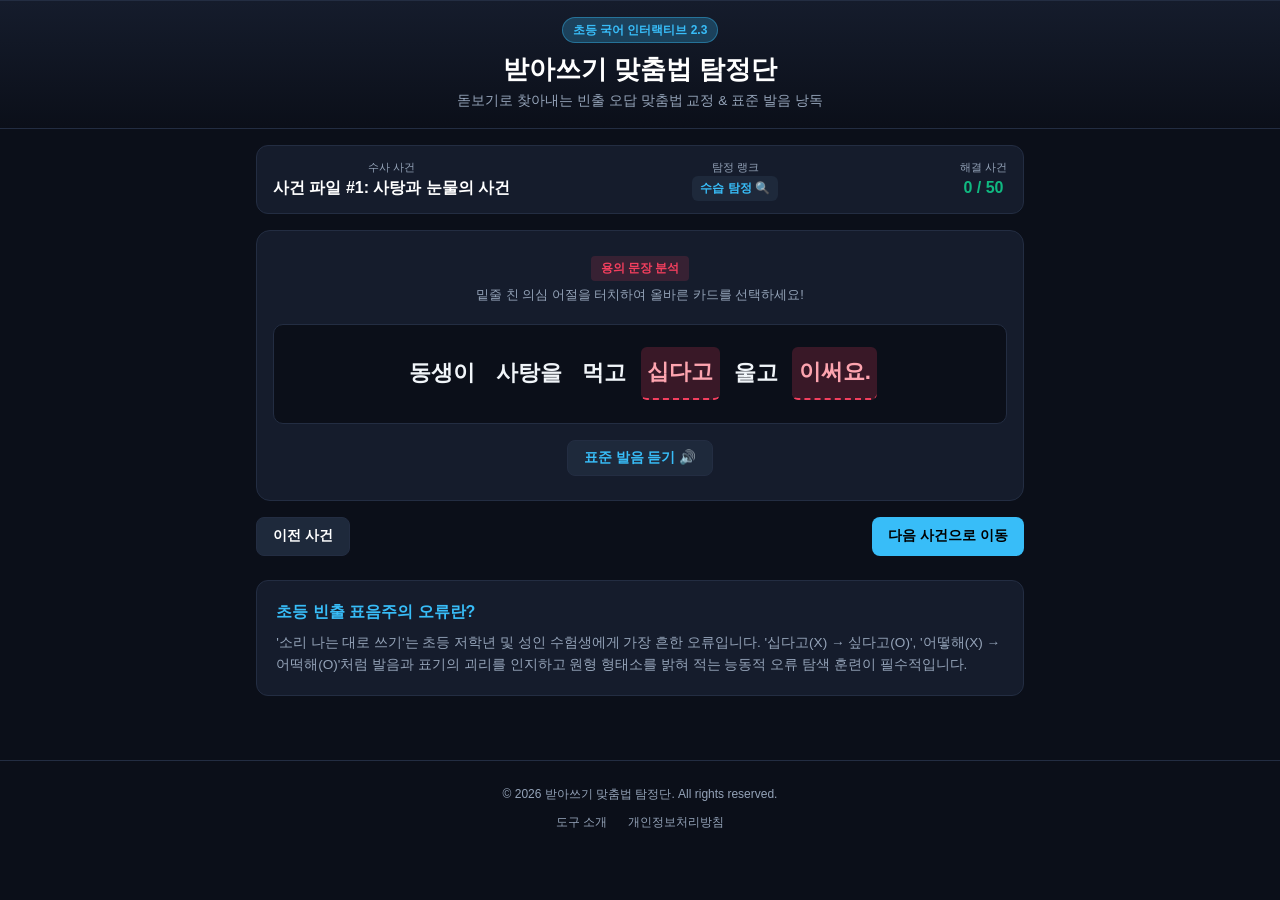
<file: index.html>
<!DOCTYPE html>
<html lang="ko">
<head>
  <meta charset="UTF-8">
  <meta name="robots" content="noindex, follow">
  <meta name="viewport" content="width=device-width, initial-scale=1.0, maximum-scale=1.0, user-scalable=no">
  <title>받아쓰기 맞춤법 탐정단 | 초등 필수 어휘 & 띄어쓰기 클리닉</title>
  <meta name="description" content="문장 속 잘못된 맞춤법과 띄어쓰기를 돋보기로 직접 찾아내어 올바른 어휘 카드로 교정하는 인터랙티브 초등 어휘력 클리닉입니다.">
  <link rel="canonical" href="https://spelling-detective.enjoy-onepage.com/">
  <link rel="manifest" href="manifest.json">
  <link rel="stylesheet" href="style.css">
  <script async src="https://pagead2.googlesyndication.com/pagead/js/adsbygoogle.js?client=ca-pub-1204958742918459" crossorigin="anonymous"></script>
</head>
<body>
  <!-- Header Banner (Max 90px Clamped) -->
  <aside class="ad-top-wrapper" aria-label="스폰서 링크">
    <div class="ad-top-box">
      <ins class="adsbygoogle"
           style="display:block; max-height:90px;"
           data-ad-client="ca-pub-1204958742918459"
           data-ad-slot="3824727725"
           data-ad-format="horizontal"
           data-full-width-responsive="false"></ins>
      <script>(adsbygoogle = window.adsbygoogle || []).push({});</script>
    </div>
  </aside>

  <header class="app-header">
    <div class="header-inner">
      <div class="brand-row">
        <span class="brand-badge">초등 국어 인터랙티브 2.3</span>
        <h1 class="app-title">받아쓰기 맞춤법 탐정단</h1>
      </div>
      <p class="app-subtitle">돋보기로 찾아내는 빈출 오답 맞춤법 교정 & 표준 발음 낭독</p>
    </div>
  </header>

  <main class="main-container">
    <!-- Progress Bar -->
    <div class="detective-hud">
      <div class="hud-case">
        <span class="hud-label">수사 사건</span>
        <span class="hud-val" id="caseTitle">사건 파일 #1</span>
      </div>
      <div class="hud-badge">
        <span class="hud-label">탐정 랭크</span>
        <span class="badge-tag" id="detectiveRank">수습 탐정 🔍</span>
      </div>
      <div class="hud-score">
        <span class="hud-label">해결 사건</span>
        <span class="hud-val score" id="solvedCount">0 / 50</span>
      </div>
    </div>

    <!-- Investigation Card -->
    <section class="case-card">
      <div class="case-header">
        <span class="case-type">용의 문장 분석</span>
        <span class="case-hint">밑줄 친 의심 어절을 터치하여 올바른 카드를 선택하세요!</span>
      </div>
      <div class="sentence-stage" id="sentenceStage">
        <!-- Interactive Tokens Rendered Here -->
      </div>
      <div class="voice-actions">
        <button class="voice-btn" id="btnSpeak">표준 발음 듣기 🔊</button>
      </div>
    </section>

    <!-- Inspection Modal / Sheet -->
    <div class="inspect-sheet hidden" id="inspectSheet">
      <div class="sheet-content">
        <div class="sheet-header">
          <span class="magnifier-icon">🔍</span>
          <span class="sheet-title" id="sheetWord">의심 어절: 십다고</span>
        </div>
        <p class="sheet-guide">올바른 맞춤법 카드를 선택해 도장을 찍으세요:</p>
        <div class="options-grid" id="optionsGrid"></div>
        <div class="rule-box hidden" id="ruleBox">
          <div class="rule-title">국립국어원 표준 해설</div>
          <p class="rule-text" id="ruleText"></p>
        </div>
        <button class="action-btn secondary full" id="btnCloseSheet">닫기</button>
      </div>
    </div>

    <!-- Navigation & Next Case -->
    <div class="case-nav-row">
      <button class="action-btn secondary" id="btnPrevCase">이전 사건</button>
      <button class="action-btn primary" id="btnNextCase">다음 사건으로 이동</button>
    </div>

    <!-- In-Article Ad -->
    <aside class="ad-mid-wrapper" aria-label="스폰서 링크">
      <ins class="adsbygoogle"
           style="display:block"
           data-ad-client="ca-pub-1204958742918459"
           data-ad-slot="1186914926"
           data-ad-format="auto"
           data-full-width-responsive="true"></ins>
      <script>(adsbygoogle = window.adsbygoogle || []).push({});</script>
    </aside>

    <!-- Guide Card -->
    <section class="edu-card">
      <h2>초등 빈출 표음주의 오류란?</h2>
      <p>'소리 나는 대로 쓰기'는 초등 저학년 및 성인 수험생에게 가장 흔한 오류입니다. '십다고(X) → 싶다고(O)', '어떻해(X) → 어떡해(O)'처럼 발음과 표기의 괴리를 인지하고 원형 형태소를 밝혀 적는 능동적 오류 탐색 훈련이 필수적입니다.</p>
    </section>
  </main>

  <!-- Multiplex Footer Ad -->
  <aside class="ad-bot-wrapper" aria-label="스폰서 추천">
    <ins class="adsbygoogle"
         style="display:block"
         data-ad-client="ca-pub-1204958742918459"
         data-ad-slot="3416334507"
         data-ad-format="autorelaxed"></ins>
    <script>(adsbygoogle = window.adsbygoogle || []).push({});</script>
  </aside>

  <footer class="app-footer">
    <div class="footer-inner">
      <p class="copyright">© 2026 받아쓰기 맞춤법 탐정단. All rights reserved.</p>
      <nav class="footer-nav">
        <a href="about.html">도구 소개</a>
        <a href="privacy.html">개인정보처리방침</a>
      </nav>
    </div>
  </footer>

  <script src="app.js"></script>
</body>
</html>
</file>
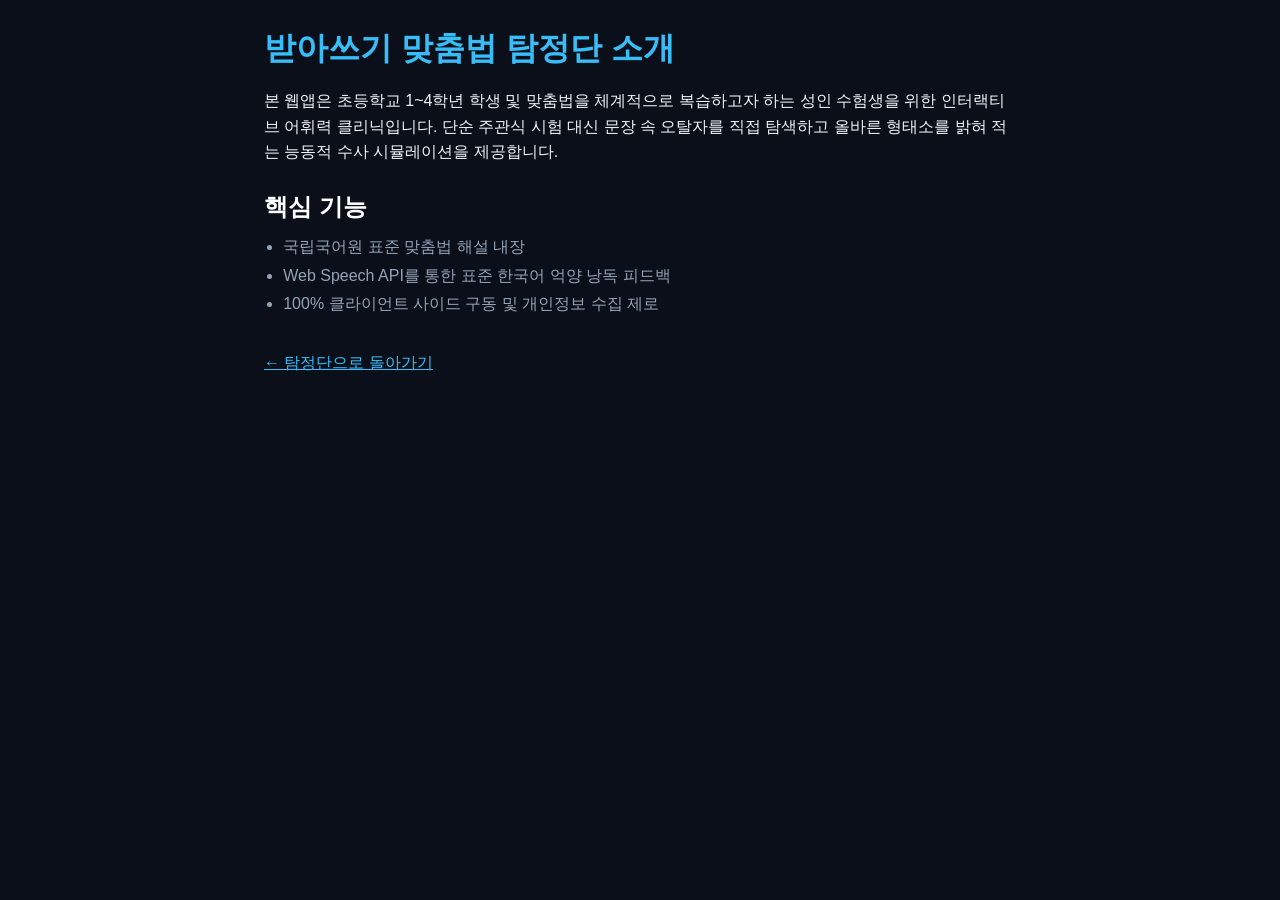
<file: about.html>
<!DOCTYPE html>
<html lang="ko">
<head>
  <meta charset="UTF-8">
  <meta name="robots" content="noindex, follow">
  <meta name="viewport" content="width=device-width, initial-scale=1.0">
  <title>받아쓰기 맞춤법 탐정단 소개</title>
  <link rel="canonical" href="https://spelling-detective.enjoy-onepage.com/about.html">
  <link rel="stylesheet" href="style.css">
</head>
<body style="padding: 1.5rem; max-width: 800px; margin: 0 auto; color: #f1f5f9; background: #0b0f19;">
  <h1 style="color: #38bdf8; margin-bottom: 1rem;">받아쓰기 맞춤법 탐정단 소개</h1>
  <p style="margin-bottom: 1rem; line-height: 1.6;">본 웹앱은 초등학교 1~4학년 학생 및 맞춤법을 체계적으로 복습하고자 하는 성인 수험생을 위한 인터랙티브 어휘력 클리닉입니다. 단순 주관식 시험 대신 문장 속 오탈자를 직접 탐색하고 올바른 형태소를 밝혀 적는 능동적 수사 시뮬레이션을 제공합니다.</p>
  <h2 style="color: #fff; margin: 1.5rem 0 0.5rem 0;">핵심 기능</h2>
  <ul style="margin-left: 1.2rem; line-height: 1.8; color: #94a3b8;">
    <li>국립국어원 표준 맞춤법 해설 내장</li>
    <li>Web Speech API를 통한 표준 한국어 억양 낭독 피드백</li>
    <li>100% 클라이언트 사이드 구동 및 개인정보 수집 제로</li>
  </ul>
  <p style="margin-top: 2rem;"><a href="/" style="color: #38bdf8; text-decoration: underline;">← 탐정단으로 돌아가기</a></p>
</body>
</html>
</file>
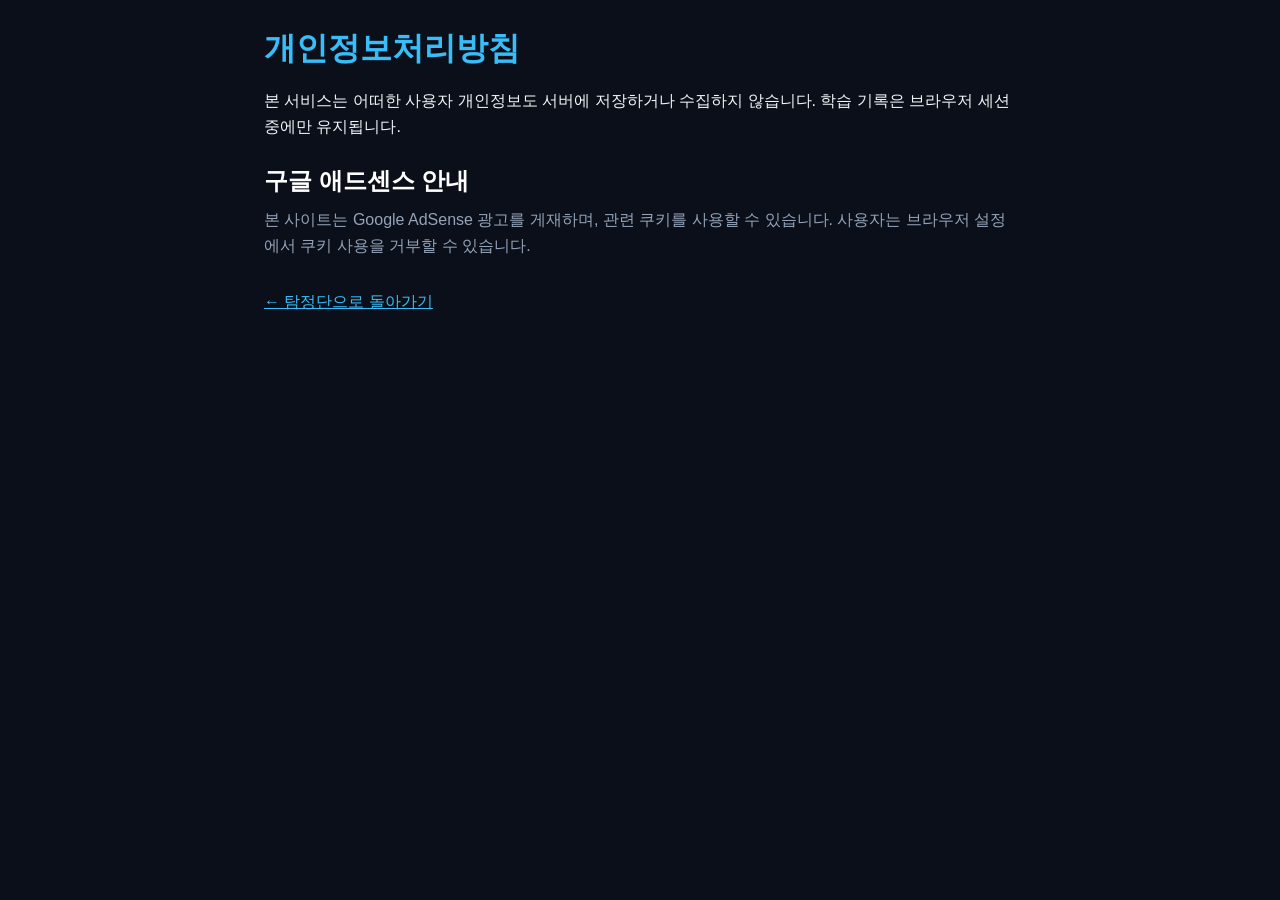
<file: privacy.html>
<!DOCTYPE html>
<html lang="ko">
<head>
  <meta charset="UTF-8">
  <meta name="robots" content="noindex, follow">
  <meta name="viewport" content="width=device-width, initial-scale=1.0">
  <title>개인정보처리방침 | 받아쓰기 맞춤법 탐정단</title>
  <link rel="canonical" href="https://spelling-detective.enjoy-onepage.com/privacy.html">
  <link rel="stylesheet" href="style.css">
</head>
<body style="padding: 1.5rem; max-width: 800px; margin: 0 auto; color: #f1f5f9; background: #0b0f19;">
  <h1 style="color: #38bdf8; margin-bottom: 1rem;">개인정보처리방침</h1>
  <p style="margin-bottom: 1rem; line-height: 1.6;">본 서비스는 어떠한 사용자 개인정보도 서버에 저장하거나 수집하지 않습니다. 학습 기록은 브라우저 세션 중에만 유지됩니다.</p>
  <h2 style="color: #fff; margin: 1.5rem 0 0.5rem 0;">구글 애드센스 안내</h2>
  <p style="color: #94a3b8; line-height: 1.6;">본 사이트는 Google AdSense 광고를 게재하며, 관련 쿠키를 사용할 수 있습니다. 사용자는 브라우저 설정에서 쿠키 사용을 거부할 수 있습니다.</p>
  <p style="margin-top: 2rem;"><a href="/" style="color: #38bdf8; text-decoration: underline;">← 탐정단으로 돌아가기</a></p>
</body>
</html>
</file>
<file: style.css>
:root {
  --bg-color: #0b0f19;
  --surface: #151c2c;
  --surface-border: #232d42;
  --primary: #38bdf8;
  --primary-glow: rgba(56, 189, 248, 0.25);
  --accent: #f43f5e;
  --success: #10b981;
  --text-main: #f1f5f9;
  --text-muted: #94a3b8;
  --font-family: -apple-system, BlinkMacSystemFont, "Segoe UI", Roboto, "Helvetica Neue", Arial, sans-serif;
}
* { box-sizing: border-box; margin: 0; padding: 0; }
body {
  background-color: var(--bg-color);
  color: var(--text-main);
  font-family: var(--font-family);
  line-height: 1.5;
  overflow-x: hidden;
  width: 100%;
}
.ad-top-wrapper {
  width: 100%;
  max-height: 90px;
  overflow: hidden;
  background: var(--surface);
  border-bottom: 1px solid var(--surface-border);
  display: flex;
  justify-content: center;
}
.ad-top-box {
  width: 100%;
  max-width: 1200px;
  max-height: 90px;
  overflow: hidden;
}
.app-header {
  padding: 1rem;
  background: linear-gradient(180deg, #151c2c 0%, #0b0f19 100%);
  border-bottom: 1px solid var(--surface-border);
  text-align: center;
}
.header-inner { max-width: 800px; margin: 0 auto; }
.brand-badge {
  display: inline-block;
  font-size: 0.75rem;
  background: var(--primary-glow);
  color: var(--primary);
  padding: 0.2rem 0.6rem;
  border-radius: 999px;
  margin-bottom: 0.4rem;
  font-weight: 600;
  border: 1px solid rgba(56, 189, 248, 0.4);
}
.app-title {
  font-size: clamp(1.1rem, 4vw, 1.6rem);
  font-weight: 800;
  color: #fff;
  white-space: nowrap;
  overflow: hidden;
  text-overflow: ellipsis;
}
.app-subtitle {
  font-size: clamp(0.75rem, 2.5vw, 0.85rem);
  color: var(--text-muted);
  margin-top: 0.2rem;
  white-space: nowrap;
  overflow: hidden;
  text-overflow: ellipsis;
}
.main-container {
  max-width: 800px;
  margin: 0 auto;
  padding: 1rem;
  width: 100%;
}
.detective-hud {
  display: flex;
  justify-content: space-between;
  align-items: center;
  background: var(--surface);
  border: 1px solid var(--surface-border);
  border-radius: 12px;
  padding: 0.8rem 1rem;
  margin-bottom: 1rem;
}
.hud-case, .hud-score, .hud-badge { text-align: center; }
.hud-label { display: block; font-size: 0.7rem; color: var(--text-muted); }
.hud-val { font-size: 1rem; font-weight: 800; color: #fff; }
.hud-val.score { color: var(--success); }
.badge-tag {
  display: inline-block;
  font-size: 0.75rem;
  background: #1e293b;
  color: var(--primary);
  padding: 0.2rem 0.5rem;
  border-radius: 6px;
  font-weight: 700;
}
.case-card {
  background: var(--surface);
  border: 1px solid var(--surface-border);
  border-radius: 14px;
  padding: 1.5rem 1rem;
  margin-bottom: 1rem;
}
.case-header {
  margin-bottom: 1.2rem;
  text-align: center;
}
.case-type {
  display: inline-block;
  font-size: 0.75rem;
  color: var(--accent);
  background: rgba(244, 63, 94, 0.15);
  padding: 0.2rem 0.6rem;
  border-radius: 4px;
  font-weight: bold;
  margin-bottom: 0.3rem;
}
.case-hint {
  display: block;
  font-size: 0.8rem;
  color: var(--text-muted);
}
.sentence-stage {
  font-size: clamp(1.1rem, 4vw, 1.4rem);
  font-weight: 600;
  line-height: 2;
  text-align: center;
  background: #0b0f19;
  border: 1px solid var(--surface-border);
  border-radius: 10px;
  padding: 1.2rem;
  margin-bottom: 1rem;
  min-height: 100px;
  display: flex;
  flex-wrap: wrap;
  justify-content: center;
  align-items: center;
  gap: 0.5rem;
}
.word-token {
  padding: 0.2rem 0.4rem;
  border-radius: 6px;
  transition: all 0.2s ease;
}
.word-token.error-token {
  background: rgba(244, 63, 94, 0.2);
  color: #fda4af;
  border-bottom: 2px dashed var(--accent);
  cursor: pointer;
}
.word-token.error-token:hover {
  background: rgba(244, 63, 94, 0.35);
}
.word-token.solved {
  background: rgba(16, 185, 129, 0.2);
  color: #6ee7b7;
  border-bottom: 2px solid var(--success);
}
.voice-actions { text-align: center; }
.voice-btn {
  padding: 0.5rem 1rem;
  background: #1e293b;
  border: 1px solid var(--surface-border);
  color: var(--primary);
  border-radius: 8px;
  font-weight: 700;
  cursor: pointer;
  font-size: 0.85rem;
}
.inspect-sheet {
  position: fixed;
  top: 0; left: 0; width: 100%; height: 100%;
  background: rgba(0, 0, 0, 0.7);
  display: flex;
  align-items: center;
  justify-content: center;
  z-index: 1000;
  padding: 1rem;
}
.inspect-sheet.hidden { display: none; }
.sheet-content {
  background: var(--surface);
  border: 1px solid var(--surface-border);
  border-radius: 14px;
  width: 100%;
  max-width: 440px;
  padding: 1.5rem;
  animation: sheetPop 0.2s ease;
}
@keyframes sheetPop {
  from { transform: scale(0.9); opacity: 0; }
  to { transform: scale(1); opacity: 1; }
}
.sheet-header {
  display: flex;
  align-items: center;
  gap: 0.5rem;
  font-size: 1.2rem;
  font-weight: 800;
  color: #fff;
  margin-bottom: 0.5rem;
}
.sheet-guide { font-size: 0.85rem; color: var(--text-muted); margin-bottom: 1rem; }
.options-grid {
  display: grid;
  grid-template-columns: 1fr;
  gap: 0.6rem;
  margin-bottom: 1rem;
}
.opt-btn {
  padding: 0.8rem;
  background: #0b0f19;
  border: 1px solid var(--surface-border);
  color: #fff;
  border-radius: 8px;
  font-size: 1rem;
  font-weight: 700;
  cursor: pointer;
  transition: all 0.2s ease;
}
.opt-btn:hover { border-color: var(--primary); }
.rule-box {
  background: rgba(56, 189, 248, 0.1);
  border: 1px solid rgba(56, 189, 248, 0.3);
  border-radius: 8px;
  padding: 0.8rem;
  margin-bottom: 1rem;
}
.rule-box.hidden { display: none; }
.rule-title { font-size: 0.75rem; color: var(--primary); font-weight: bold; margin-bottom: 0.3rem; }
.rule-text { font-size: 0.85rem; color: #e2e8f0; line-height: 1.5; }
.action-btn {
  padding: 0.6rem 1rem;
  border-radius: 8px;
  font-size: 0.85rem;
  font-weight: 700;
  cursor: pointer;
  border: none;
}
.action-btn.primary { background: var(--primary); color: #000; }
.action-btn.secondary { background: #1e293b; color: #fff; border: 1px solid var(--surface-border); }
.action-btn.full { width: 100%; }
.case-nav-row {
  display: flex;
  justify-content: space-between;
  gap: 0.5rem;
  margin-bottom: 1.5rem;
}
.ad-mid-wrapper, .ad-bot-wrapper { margin: 1.5rem 0; text-align: center; }
.edu-card {
  background: var(--surface);
  border: 1px solid var(--surface-border);
  border-radius: 12px;
  padding: 1.2rem;
  margin: 1.5rem 0;
}
.edu-card h2 { font-size: 1rem; color: var(--primary); margin-bottom: 0.5rem; }
.edu-card p { font-size: 0.85rem; color: var(--text-muted); line-height: 1.6; }
.app-footer {
  background: #0b0f19;
  border-top: 1px solid var(--surface-border);
  padding: 1.5rem 1rem;
  text-align: center;
}
.copyright { font-size: 0.75rem; color: var(--text-muted); margin-bottom: 0.4rem; }
.footer-nav a { font-size: 0.75rem; color: var(--text-muted); text-decoration: none; margin: 0 0.5rem; }
</file>
